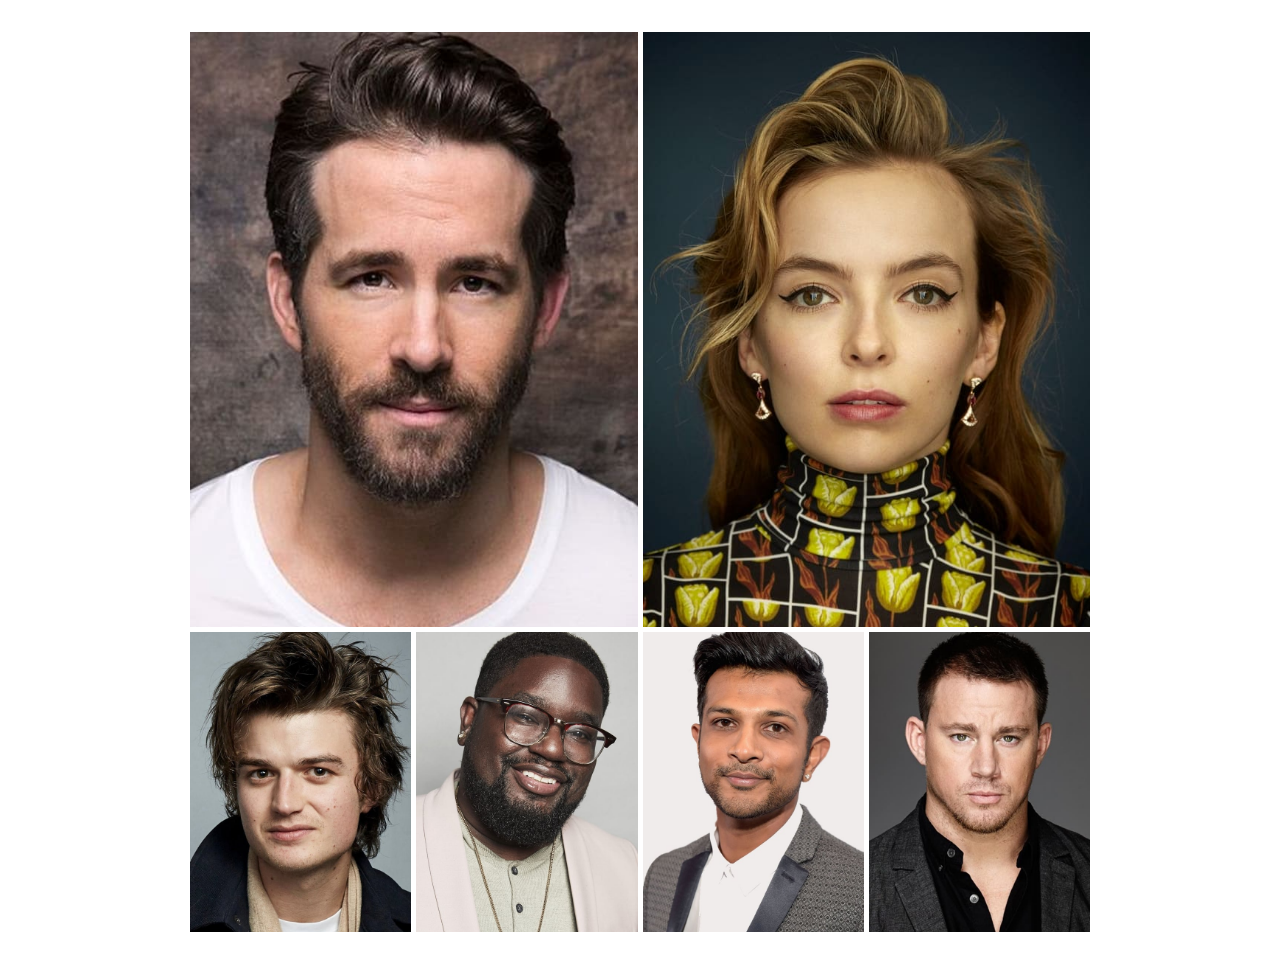
<file: actorsGallery.html>
<!DOCTYPE html>
<html lang="en">
<head>
    <meta charset="UTF-8">
    <meta name="viewport" content="width=device-width, initial-scale=1.0">
    <link rel="stylesheet" href="css/gallery.css">
    <title>Free Guy Actors Gallery</title>
</head>
<body>
    <div class="container">

        <div class="ryan">
            <div class="img">
                <img src="images/Ryan.jpeg" alt="">
            </div>
        </div>
        <div class="jodie">
            <div class="img">
                <img src="images/jodie.jpeg" alt="">
            </div>
        </div>
        <div class="joe">
            <div class="img">
                <img src="images/joe.jpeg" alt="">
            </div>
        </div>
        <div class="lil">
            <div class="img">
                <img src="images/lil.jpeg" alt="">
            </div>
        </div>
        <div class="utkarsh">
            <div class="img">
                <img src="images/utkarsh.jpeg" alt="">
            </div>
        </div>
        <div class="channing">
            <div class="img">
                <img src="images/channing.jpeg" alt="">
            </div>
        </div>
    </div>
</body>
</html>
</file>
<file: css/gallery.css>
* {
    margin: 0;
    padding: 0;
    box-sizing: border-box;
    /*order: 1px solid red;*/
}

.container {
    width: 900px;
    height: 900px;
    margin: 2rem auto;
    display: grid;
    grid-template-columns: repeat(4, 1fr);
    grid-template-rows: 595px 300px;
    gap: 5px ;
}

.container > div {
    width: 100%;
    height: 100%;
}

.img {
    width: 100%;
    height: 100%;
}

.img img {
    width: 100%;
    height: 100%;
    object-fit: cover;
}

.ryan {
    grid-column: 1/3;
    grid-row: 1/2;
}
.jodie {
    grid-column: 3/5;
    grid-row: 1/2;
}

@media (max-width:568px) {
    body {
        background-color: #000;
    }
    .container {
        width: auto;
        grid-template-columns: repeat(1, auto);
        grid-template-rows: repeat(6, 1fr);
        grid-template-areas:
        "ryan"
        "jodie"
        "joe"
        "lil"
        "utkarsh"
        "channing"
        ;
    }

    .ryan {
        grid-area: ryan;
    }

    .jodie {
        grid-area: jodie;
    }

    .joe {
        grid-area: joe;
    }

    .lil {
        grid-area: lil;
    }

    .utkarsh {
        grid-area: utkarsh;
    }
    .channing {
        grid-area: channing;
    }


}
</file>
